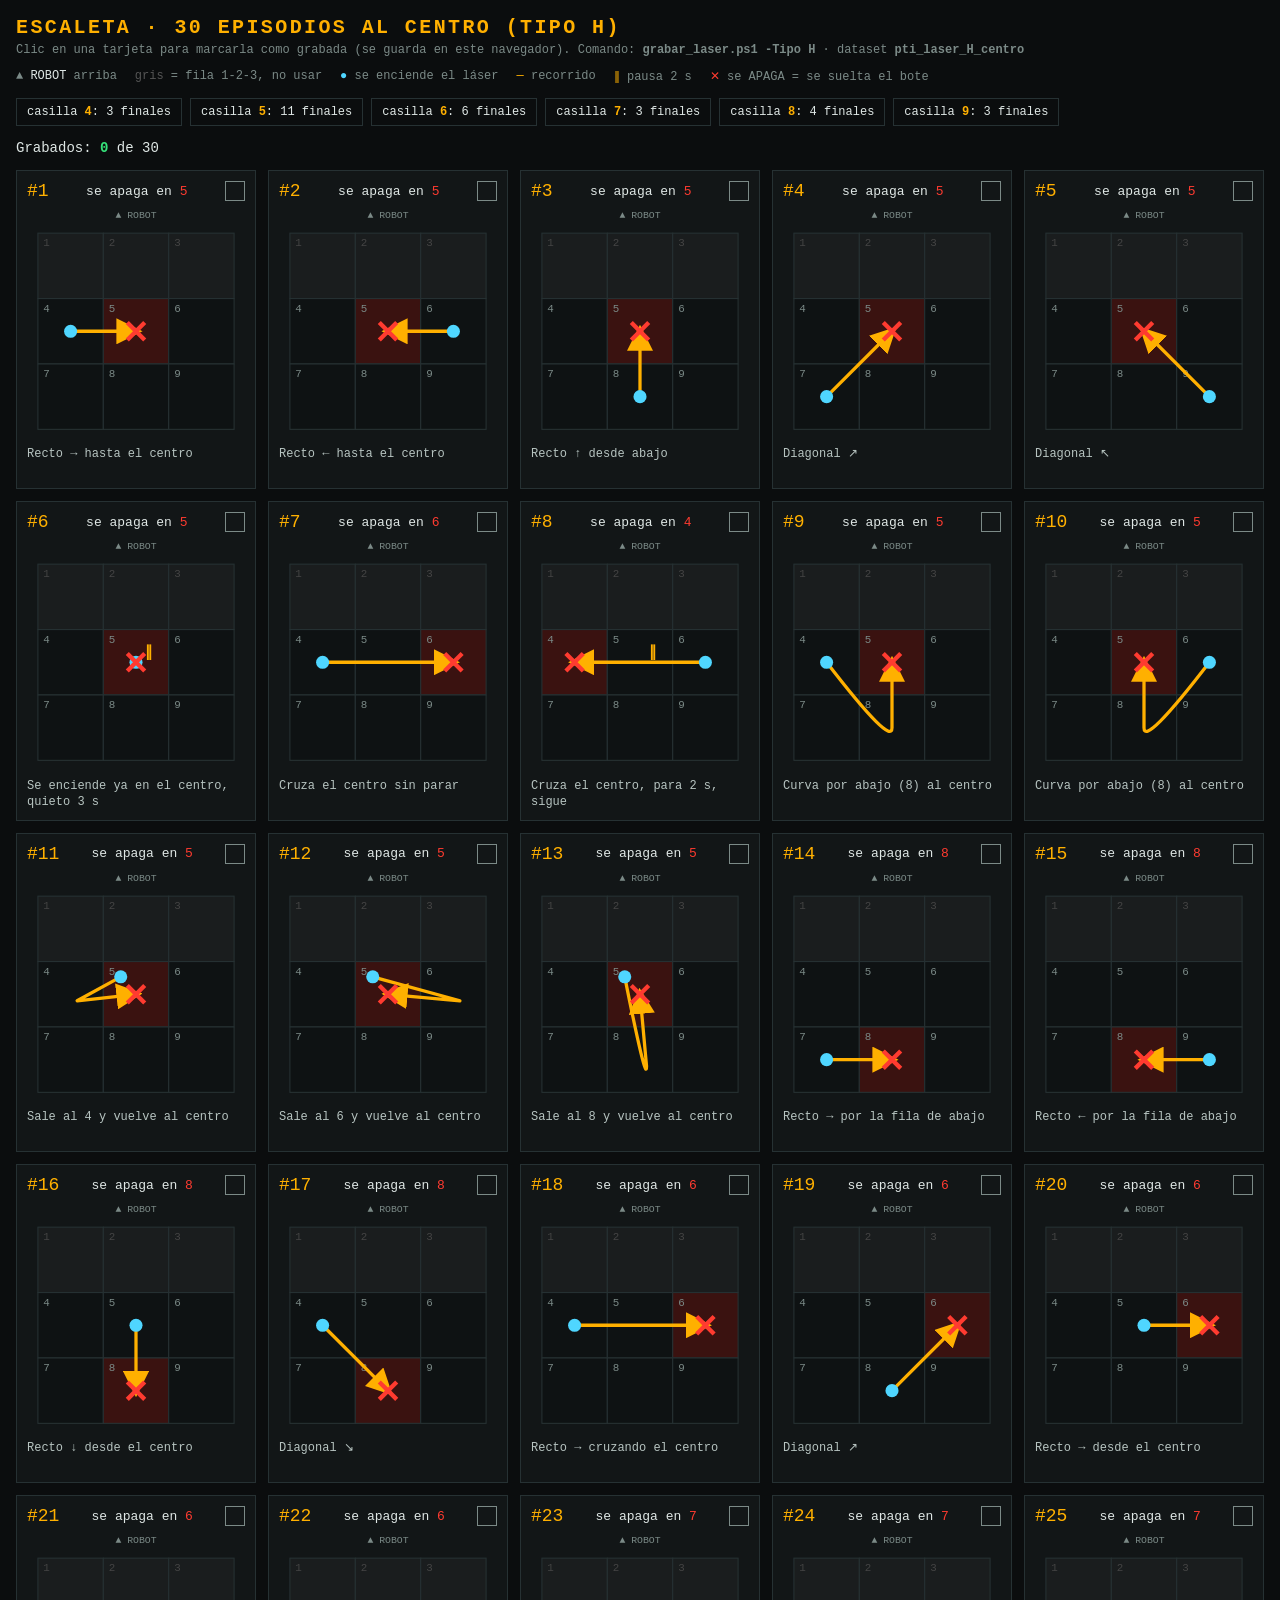
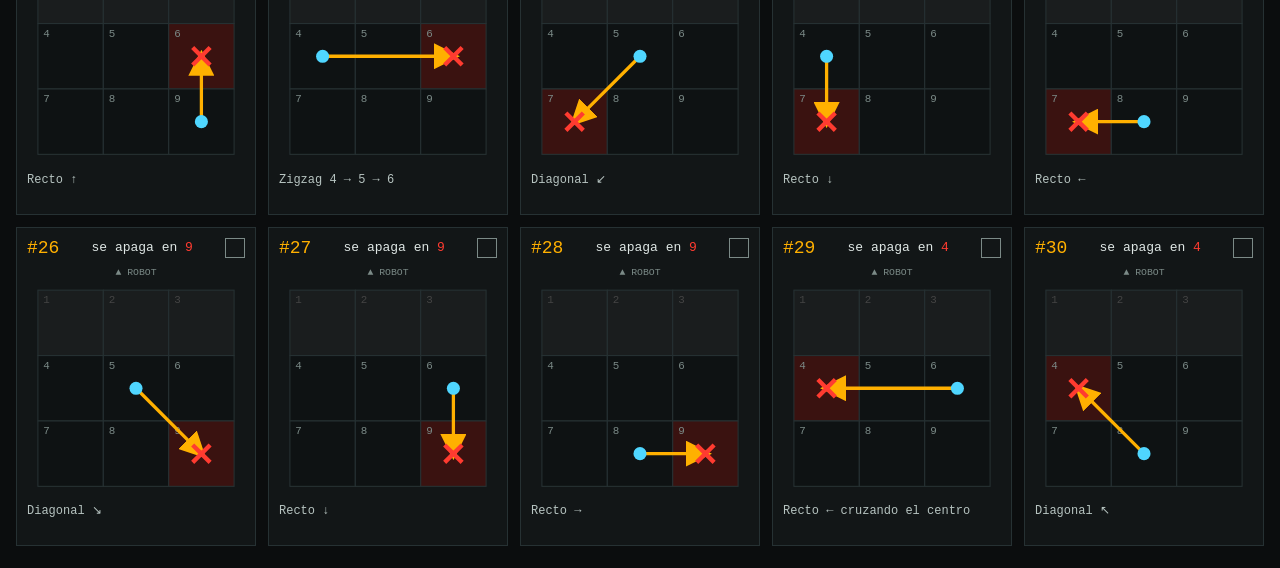
<file: docs/escaleta_centro.html>
<!doctype html>
<html lang="es">
<head>
<meta charset="utf-8">
<meta name="viewport" content="width=device-width, initial-scale=1">
<title>Escaleta Centro PTI</title>
<style>
:root{--bg:#0b0d0e;--panel:#121617;--line:#263133;--text:#dfe7e5;--dim:#7b8a87;--amber:#ffb000;--red:#ff3b30;--green:#36e27a;--cyan:#4fd6ff}
*{box-sizing:border-box}
body{margin:0;background:var(--bg);color:var(--text);font-family:ui-monospace,Consolas,monospace;padding:16px}
h1{margin:0 0 4px;color:var(--amber);letter-spacing:.12em;font-size:20px}
.sub{color:var(--dim);font-size:12px;margin-bottom:12px}
.ley{display:flex;gap:18px;flex-wrap:wrap;font-size:12px;color:var(--dim);margin-bottom:14px}
.ley b{color:var(--text);font-weight:normal}
.prog{font-size:14px;margin-bottom:14px} .prog b{color:var(--green)}
.grid{display:grid;grid-template-columns:repeat(auto-fill,minmax(210px,1fr));gap:12px}
.ep{background:var(--panel);border:1px solid var(--line);padding:10px;cursor:pointer;user-select:none;transition:.15s}
.ep:hover{border-color:var(--amber)}
.ep.hecho{opacity:.38;border-color:var(--green)}
.ep .cab{display:flex;justify-content:space-between;align-items:center;font-size:13px;margin-bottom:6px}
.ep .n{color:var(--amber);font-size:18px}
.ep .chk{width:20px;height:20px;border:1px solid var(--dim);display:flex;align-items:center;justify-content:center;color:var(--green)}
.ep.hecho .chk::after{content:"✔"}
.ep .txt{font-size:12px;color:#b7c4c1;min-height:32px;line-height:1.35;margin-top:6px}
.ep .fin{color:var(--red)}
svg{width:100%;display:block}
.tot{display:flex;gap:8px;flex-wrap:wrap;margin-bottom:14px}
.tot div{border:1px solid var(--line);padding:6px 10px;font-size:12px}
.tot b{color:var(--amber)}
@media print{body{background:#fff;color:#000}.ep{break-inside:avoid}}
</style>
</head>
<body>
<h1>ESCALETA · 30 EPISODIOS AL CENTRO (TIPO H)</h1>
<div class="sub">Clic en una tarjeta para marcarla como grabada (se guarda en este navegador). Comando:
  <b>grabar_laser.ps1 -Tipo H</b> · dataset <b>pti_laser_H_centro</b></div>
<div class="ley">
  <span>▲ <b>ROBOT</b> arriba</span>
  <span><b style="color:#555">gris</b> = fila 1-2-3, no usar</span>
  <span><b style="color:var(--cyan)">●</b> se enciende el láser</span>
  <span><b style="color:var(--amber)">—</b> recorrido</span>
  <span><b style="color:var(--amber)">‖</b> pausa 2 s</span>
  <span><b style="color:var(--red)">✕</b> se APAGA = se suelta el bote</span>
</div>
<div class="tot" id="tot"></div>
<div class="prog" id="prog"></div>
<div class="grid" id="grid"></div>

<script>
// casillas: 1 2 3 (cerca, no usar) / 4 5 6 (medio) / 7 8 9 (lejos). Coordenadas de cada centro.
const C = {1:[0,0],2:[1,0],3:[2,0],4:[0,1],5:[1,1],6:[2,1],7:[0,2],8:[1,2],9:[2,2]};
// [recorrido por casillas, pausa en el paso i (o null), texto]
const EP = [
  [[4,5],null,"Recto → hasta el centro"],
  [[6,5],null,"Recto ← hasta el centro"],
  [[8,5],null,"Recto ↑ desde abajo"],
  [[7,5],null,"Diagonal ↗"],
  [[9,5],null,"Diagonal ↖"],
  [[5],0,"Se enciende ya en el centro, quieto 3 s"],
  [[4,5,6],null,"Cruza el centro sin parar"],
  [[6,5,4],1,"Cruza el centro, para 2 s, sigue"],
  [[4,8,5],null,"Curva por abajo (8) al centro"],
  [[6,8,5],null,"Curva por abajo (8) al centro"],
  [[5,4,5],null,"Sale al 4 y vuelve al centro"],
  [[5,6,5],null,"Sale al 6 y vuelve al centro"],
  [[5,8,5],null,"Sale al 8 y vuelve al centro"],
  [[7,8],null,"Recto → por la fila de abajo"],
  [[9,8],null,"Recto ← por la fila de abajo"],
  [[5,8],null,"Recto ↓ desde el centro"],
  [[4,8],null,"Diagonal ↘"],
  [[4,5,6],null,"Recto → cruzando el centro"],
  [[8,6],null,"Diagonal ↗"],
  [[5,6],null,"Recto → desde el centro"],
  [[9,6],null,"Recto ↑"],
  [[4,5,6],null,"Zigzag 4 → 5 → 6"],
  [[5,7],null,"Diagonal ↙"],
  [[4,7],null,"Recto ↓"],
  [[8,7],null,"Recto ←"],
  [[5,9],null,"Diagonal ↘"],
  [[6,9],null,"Recto ↓"],
  [[8,9],null,"Recto →"],
  [[6,5,4],null,"Recto ← cruzando el centro"],
  [[8,4],null,"Diagonal ↖"],
];
const S = 60, M = 10, W = S * 3 + M * 2, H = S * 3 + M * 2 + 14;
const pt = c => [M + C[c][0] * S + S / 2, 14 + M + C[c][1] * S + S / 2];
function tablero(ruta, pausa, i) {
  let s = `<svg viewBox="0 0 ${W} ${H}"><text x="${W / 2}" y="10" fill="#7b8a87" font-size="9" text-anchor="middle">▲ ROBOT</text>`;
  for (let c = 1; c <= 9; c++) {
    const [x, y] = [M + C[c][0] * S, 14 + M + C[c][1] * S], fin = c === ruta[ruta.length - 1];
    s += `<rect x="${x}" y="${y}" width="${S}" height="${S}" fill="${c <= 3 ? "#1a1d1e" : (fin ? "#3a1210" : "#0e1213")}" stroke="#263133"/>
          <text x="${x + 5}" y="${y + 12}" fill="${c <= 3 ? "#444" : "#7b8a87"}" font-size="10">${c}</text>`;
  }
  // zigzag / curvas: desplazar un poco los puntos intermedios para que se vea el gesto
  const pts = ruta.map((c, k) => { const p = pt(c); return (k > 0 && k < ruta.length - 1 && ruta[k - 1] === ruta[k + 1]) ? [p[0] + 6, p[1] + 6] : p; });
  if (ruta.length > 1 && ruta[0] === ruta[ruta.length - 1]) pts[0] = [pts[0][0] - 14, pts[0][1] - 16];   // ida y vuelta: que se vea el inicio
  if (pts.length > 1) {
    let d = `M${pts[0][0]},${pts[0][1]}`;
    for (let k = 1; k < pts.length; k++) {
      const [a, b] = [pts[k - 1], pts[k]];
      d += ruta.length === 3 && ruta[1] === 8 && k === 1 ? ` Q${b[0]},${b[1] + 18} ${b[0]},${b[1]}` : ` L${b[0]},${b[1]}`;
    }
    s += `<path d="${d}" fill="none" stroke="#ffb000" stroke-width="3" stroke-linecap="round" stroke-linejoin="round" marker-end="url(#fl${i})"/>
          <defs><marker id="fl${i}" markerWidth="8" markerHeight="8" refX="6" refY="4" orient="auto"><path d="M0,0 L8,4 L0,8 z" fill="#ffb000"/></marker></defs>`;
  }
  if (pausa !== null) { const [x, y] = pts[pausa]; s += `<text x="${x + 8}" y="${y - 6}" fill="#ffb000" font-size="14" font-weight="bold">‖</text>`; }
  const [x0, y0] = pts[0], [x1, y1] = pts[pts.length - 1];
  s += `<circle cx="${x0}" cy="${y0}" r="6" fill="#4fd6ff"/>`;
  s += `<path d="M${x1 - 8},${y1 - 8} L${x1 + 8},${y1 + 8} M${x1 + 8},${y1 - 8} L${x1 - 8},${y1 + 8}" stroke="#ff3b30" stroke-width="4"/>`;
  return s + "</svg>";
}
let hechos = new Set();
try { hechos = new Set(JSON.parse(localStorage.getItem("escaletaH") || "[]")); } catch (e) {}
function guardar() { try { localStorage.setItem("escaletaH", JSON.stringify([...hechos])); } catch (e) {} }
function pintar() {
  $grid = document.getElementById("grid");
  $grid.innerHTML = EP.map(([r, p, t], i) => `<div class="ep ${hechos.has(i) ? "hecho" : ""}" data-i="${i}">
      <div class="cab"><span class="n">#${i + 1}</span><span>se apaga en <span class="fin">${r[r.length - 1]}</span></span><span class="chk"></span></div>
      ${tablero(r, p, i)}<div class="txt">${t}</div></div>`).join("");
  document.querySelectorAll(".ep").forEach(el => el.onclick = () => {
    const i = +el.dataset.i; hechos.has(i) ? hechos.delete(i) : hechos.add(i); guardar(); pintar();
  });
  document.getElementById("prog").innerHTML = `Grabados: <b>${hechos.size}</b> de ${EP.length}`;
  const cuenta = {}; EP.forEach(([r]) => { const f = r[r.length - 1]; cuenta[f] = (cuenta[f] || 0) + 1; });
  document.getElementById("tot").innerHTML = Object.keys(cuenta).sort().map(k => `<div>casilla <b>${k}</b>: ${cuenta[k]} finales</div>`).join("");
}
pintar();
</script>
</body>
</html>
</file>
